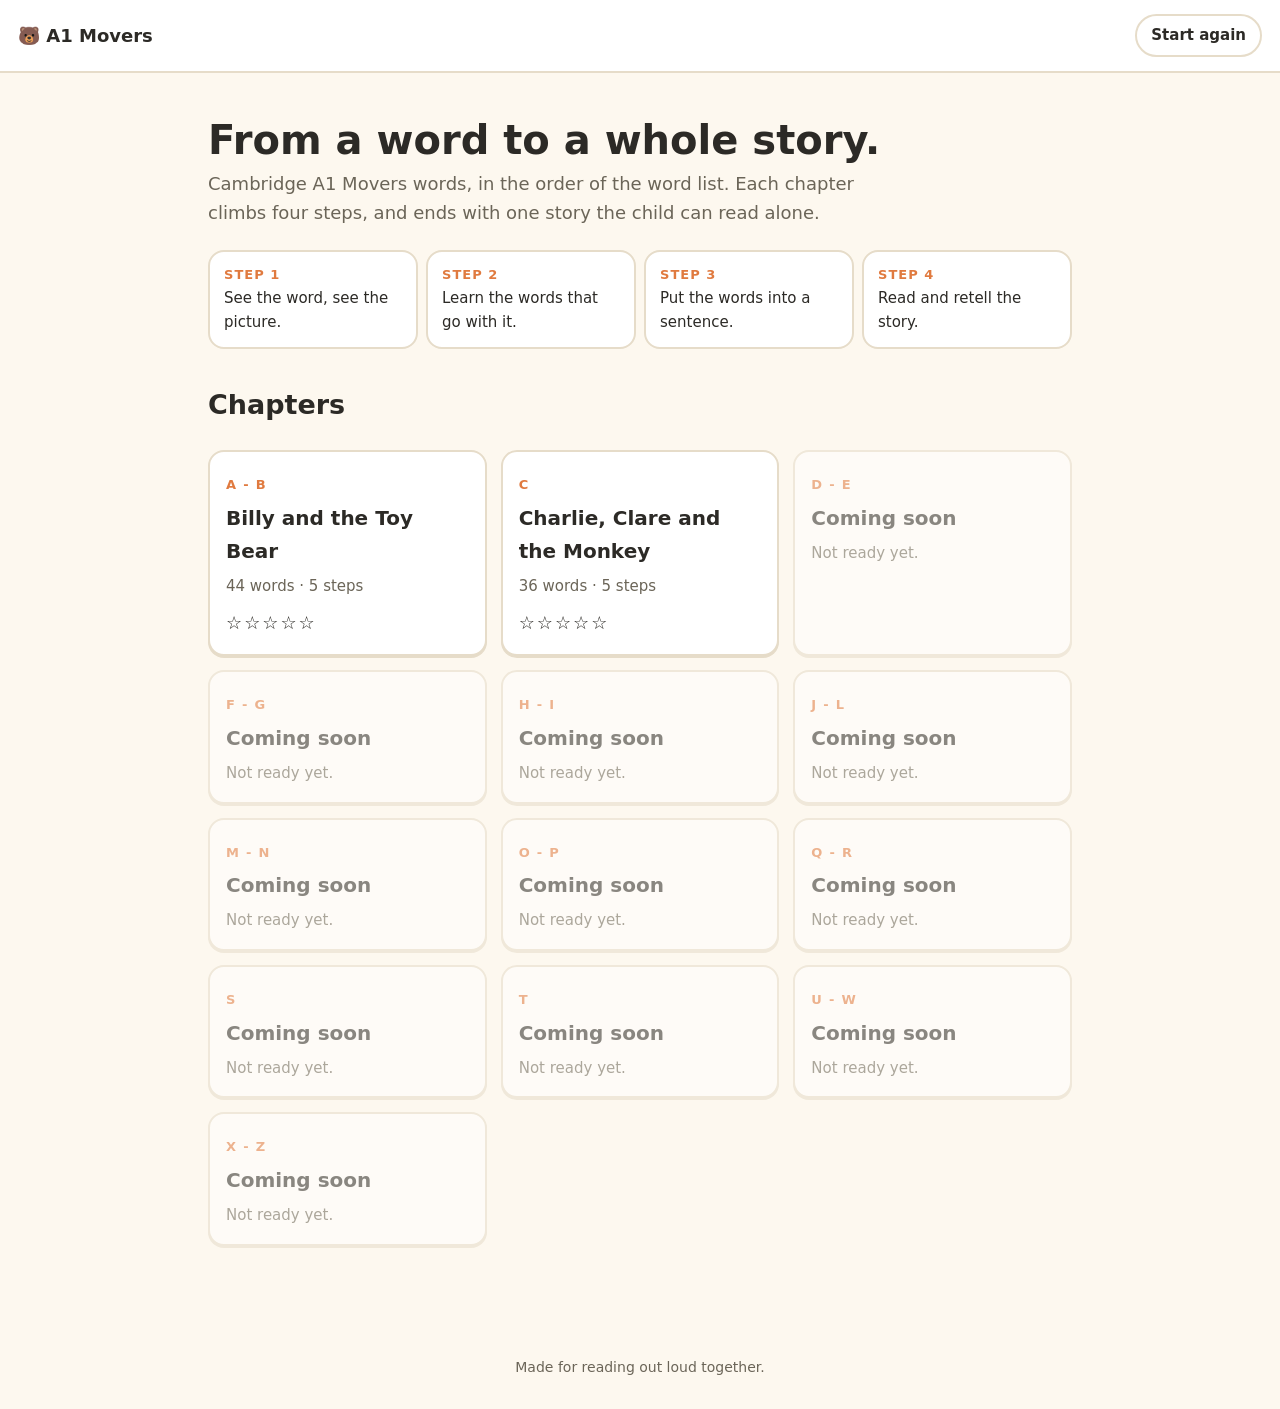
<file: index.html>
<!doctype html>
<html lang="en">
<head>
<meta charset="utf-8">
<meta name="viewport" content="width=device-width, initial-scale=1">
<title>A1 Movers - Word to Story</title>
<meta name="description" content="Interactive Cambridge A1 Movers practice: words, chunks, sentences and stories.">
<link rel="stylesheet" href="assets/css/style.css">
<link rel="icon" href="data:image/svg+xml,<svg xmlns='http://www.w3.org/2000/svg' viewBox='0 0 32 32'><text y='26' font-size='26'>🐻</text></svg>">
</head>
<body>
<header class="topbar">
  <a class="home" href="index.html">🐻 A1 Movers</a>
  <span class="spacer"></span>
  <button class="pill" id="resetAll" type="button">Start again</button>
</header>

<main class="wrap">
  <section class="hero">
    <h1>From a word to a whole story.</h1>
    <p>Cambridge A1 Movers words, in the order of the word list. Each chapter climbs four steps, and ends with one story the child can read alone.</p>
    <div class="ladder">
      <div><b>Step 1</b>See the word, see the picture.</div>
      <div><b>Step 2</b>Learn the words that go with it.</div>
      <div><b>Step 3</b>Put the words into a sentence.</div>
      <div><b>Step 4</b>Read and retell the story.</div>
    </div>
  </section>

  <h2>Chapters</h2>
  <div class="grid" id="chapters">Loading…</div>
</main>

<footer>Made for reading out loud together.</footer>
<script type="module" src="assets/js/home.js"></script>
</body>
</html>
</file>
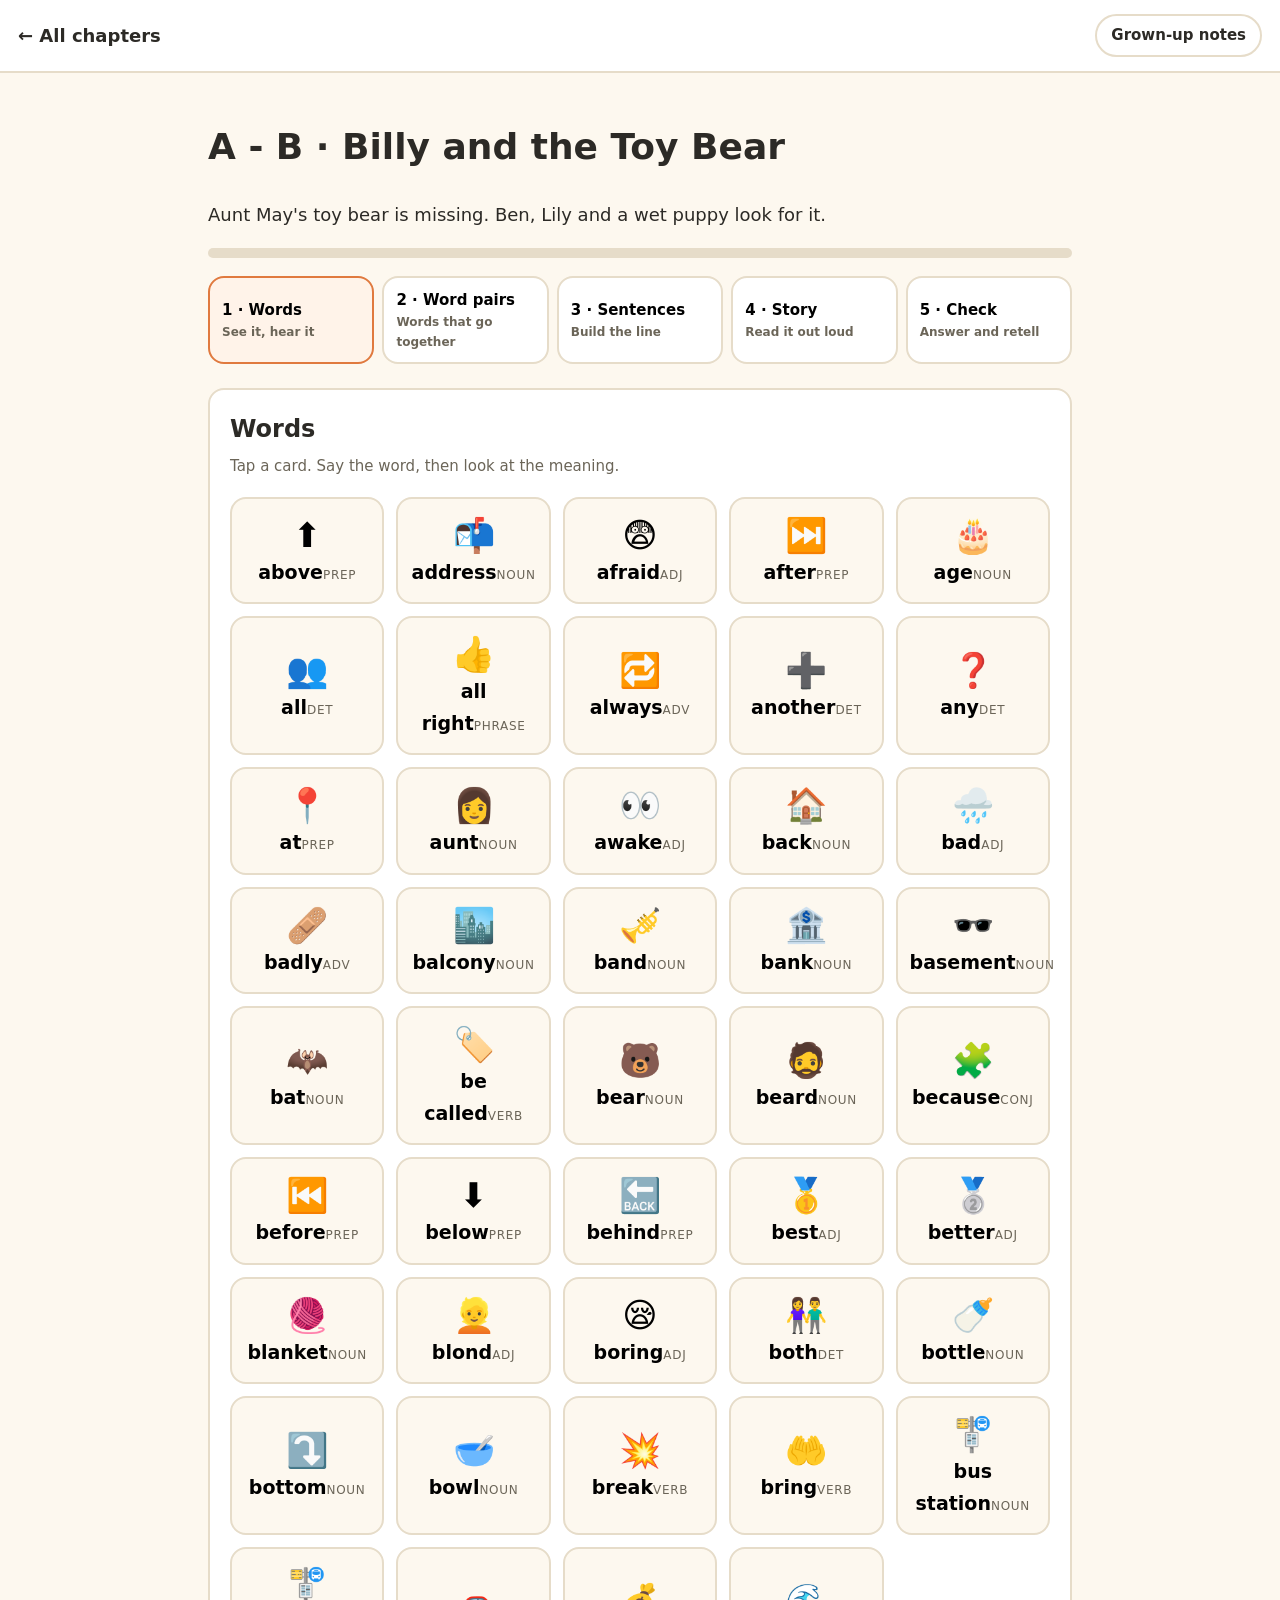
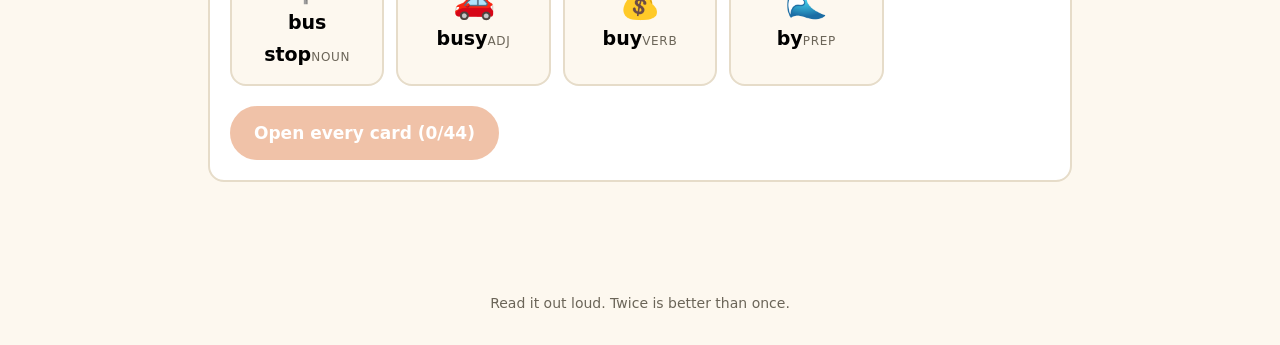
<file: chapter.html>
<!doctype html>
<html lang="en">
<head>
<meta charset="utf-8">
<meta name="viewport" content="width=device-width, initial-scale=1">
<title>A1 Movers - Chapter</title>
<link rel="stylesheet" href="assets/css/style.css">
<link rel="icon" href="data:image/svg+xml,<svg xmlns='http://www.w3.org/2000/svg' viewBox='0 0 32 32'><text y='26' font-size='26'>🐻</text></svg>">
</head>
<body>
<header class="topbar">
  <a class="home" href="index.html">← All chapters</a>
  <span class="spacer"></span>
  <button class="pill" id="parentBtn" type="button" aria-pressed="false">Grown-up notes</button>
</header>

<main class="wrap">
  <h1 id="chTitle">…</h1>
  <p class="hint" id="chBlurb"></p>
  <div class="progressbar"><i id="bar"></i></div>

  <nav class="stages" id="stages" aria-label="Steps"></nav>
  <section class="panel" id="panel"></section>

  <aside class="notes" id="notes" hidden></aside>
</main>

<footer>Read it out loud. Twice is better than once.</footer>
<script type="module" src="assets/js/chapter.js"></script>
</body>
</html>
</file>
<file: assets/css/style.css>
/* A1 Movers - interactive learning. Tablet first, big type, high contrast. */
:root {
  --paper: #fdf8ef;
  --card: #ffffff;
  --ink: #2c2a26;
  --ink-soft: #6b6558;
  --line: #e6dcc9;
  --brand: #e07a3f;
  --brand-dark: #c05f28;
  --good: #3f8f5f;
  --good-soft: #e4f3e9;
  --bad: #c0503f;
  --bad-soft: #fbe6e2;
  --sky: #3f7fa8;
  --sky-soft: #e5f0f6;
  --radius: 16px;
  --shadow: 0 2px 0 var(--line);
  color-scheme: light;
}

* { box-sizing: border-box; }

body {
  margin: 0;
  background: var(--paper);
  color: var(--ink);
  font: 18px/1.65 "Nunito", "Segoe UI", system-ui, -apple-system, sans-serif;
  -webkit-text-size-adjust: 100%;
}

.wrap { max-width: 900px; margin: 0 auto; padding: 20px 18px 80px; }

a { color: var(--brand-dark); }

/* ---------- top bar ---------- */
.topbar {
  display: flex; align-items: center; gap: 12px; flex-wrap: wrap;
  padding: 14px 18px; background: var(--card); border-bottom: 2px solid var(--line);
  position: sticky; top: 0; z-index: 20;
}
.topbar .home { font-weight: 800; text-decoration: none; color: var(--ink); font-size: 18px; }
.topbar .spacer { flex: 1; }

.pill {
  border: 2px solid var(--line); background: var(--card); color: var(--ink);
  border-radius: 999px; padding: 7px 14px; font: inherit; font-size: 15px; font-weight: 700;
  cursor: pointer;
}
.pill:hover { border-color: var(--brand); }
.pill[aria-pressed="true"] { background: var(--sky-soft); border-color: var(--sky); color: var(--sky); }

/* ---------- hero ---------- */
.hero h1 { font-size: clamp(28px, 6vw, 40px); margin: 24px 0 6px; line-height: 1.15; }
.hero p { color: var(--ink-soft); margin: 0 0 8px; max-width: 60ch; }

.ladder { display: grid; gap: 8px; grid-template-columns: repeat(auto-fit, minmax(180px, 1fr)); margin: 22px 0 34px; }
.ladder div {
  background: var(--card); border: 2px solid var(--line); border-radius: var(--radius);
  padding: 12px 14px; font-size: 15px;
}
.ladder b { display: block; font-size: 13px; letter-spacing: .08em; text-transform: uppercase; color: var(--brand); }

/* ---------- chapter grid ---------- */
.grid { display: grid; gap: 14px; grid-template-columns: repeat(auto-fill, minmax(250px, 1fr)); }
.chap {
  display: block; text-decoration: none; color: inherit; background: var(--card);
  border: 2px solid var(--line); border-radius: var(--radius); padding: 16px; box-shadow: var(--shadow);
}
.chap:hover { border-color: var(--brand); transform: translateY(-2px); transition: .15s; }
.chap .letters { font-size: 13px; font-weight: 800; letter-spacing: .1em; color: var(--brand); }
.chap h3 { margin: 4px 0 6px; font-size: 20px; }
.chap p { margin: 0; color: var(--ink-soft); font-size: 15px; }
.chap.locked { opacity: .55; pointer-events: none; }
.chap .stars { margin-top: 10px; font-size: 18px; letter-spacing: 2px; }

/* ---------- stage nav ---------- */
.stages { display: flex; gap: 8px; flex-wrap: wrap; margin: 18px 0 24px; }
.stages button {
  flex: 1 1 140px; border: 2px solid var(--line); background: var(--card); border-radius: var(--radius);
  padding: 10px 12px; font: inherit; font-size: 15px; font-weight: 700; cursor: pointer; text-align: left;
}
.stages button small { display: block; font-weight: 600; font-size: 12px; color: var(--ink-soft); }
.stages button[aria-current="true"] { border-color: var(--brand); background: #fff3e9; }
.stages button.done { border-color: var(--good); }
.stages button.done small::after { content: "  ✓"; color: var(--good); }

.panel { background: var(--card); border: 2px solid var(--line); border-radius: var(--radius); padding: 20px; }
.panel h2 { margin: 0 0 4px; font-size: 24px; }
.panel .hint { margin: 0 0 18px; color: var(--ink-soft); font-size: 15px; }

/* ---------- stage 1: word wall ---------- */
.words { display: grid; gap: 12px; grid-template-columns: repeat(auto-fill, minmax(150px, 1fr)); }
.wordcard {
  border: 2px solid var(--line); border-radius: var(--radius); background: var(--paper);
  padding: 14px 12px; text-align: center; cursor: pointer; font: inherit;
}
.wordcard:hover { border-color: var(--brand); }
.wordcard .emoji { font-size: 34px; display: block; line-height: 1.3; }
.wordcard .w { font-weight: 800; font-size: 19px; }
.wordcard .pos { font-size: 12px; color: var(--ink-soft); text-transform: uppercase; letter-spacing: .06em; }
.wordcard .def, .wordcard .eg { display: none; }
.wordcard.open { background: var(--sky-soft); border-color: var(--sky); }
.wordcard.open .def { display: block; font-size: 15px; margin-top: 6px; }
.wordcard.open .eg { display: block; font-size: 14px; color: var(--ink-soft); font-style: italic; margin-top: 4px; }
.wordcard { position: relative; }
.wordcard.seen::after {
  content: "✓"; position: absolute; top: 6px; right: 9px;
  font-size: 13px; font-weight: 800; color: var(--good);
}

/* ---------- stage 2: chunks ---------- */
.chunkboard { display: grid; gap: 18px; grid-template-columns: 1fr 1fr; }
.chunkcol { display: grid; gap: 10px; align-content: start; }
.chunk {
  border: 2px solid var(--line); background: var(--paper); border-radius: 12px; padding: 12px 14px;
  font: inherit; font-size: 17px; cursor: pointer; text-align: left;
}
.chunk:hover { border-color: var(--brand); }
.chunk[aria-pressed="true"] { background: #fff3e9; border-color: var(--brand); }
.chunk.matched { background: var(--good-soft); border-color: var(--good); color: var(--good); cursor: default; }
.chunk.wrong { background: var(--bad-soft); border-color: var(--bad); }

/* ---------- stage 3: sentence builder ---------- */
.drop {
  min-height: 62px; border: 2px dashed var(--line); border-radius: 12px; padding: 10px;
  display: flex; flex-wrap: wrap; gap: 8px; align-content: flex-start; background: var(--paper);
}
.drop.ok { border-style: solid; border-color: var(--good); background: var(--good-soft); }
.bank { display: flex; flex-wrap: wrap; gap: 8px; margin-top: 14px; }
.tok {
  border: 2px solid var(--line); background: var(--card); border-radius: 10px; padding: 8px 12px;
  font: inherit; font-size: 17px; cursor: pointer;
}
.tok:hover { border-color: var(--brand); }
.counter { font-size: 14px; color: var(--ink-soft); margin-bottom: 8px; }

/* ---------- stage 4: story ---------- */
.story p { font-size: 20px; line-height: 1.9; margin: 0 0 14px; }
.story .tw {
  font-weight: 800; color: var(--brand-dark); border-bottom: 2px solid #f2c6a4;
  cursor: pointer; padding: 0 1px;
}
.story .tw:hover, .story .tw.speaking { background: #fff3e9; }
.story .tw.hide { color: transparent; background: #f2e3cf; border-radius: 4px; }

/* ---------- stage 5: quiz + retell ---------- */
.q { margin-bottom: 22px; }
.q p { font-weight: 700; margin: 0 0 8px; font-size: 19px; }
.opts { display: grid; gap: 8px; }
.opt {
  border: 2px solid var(--line); background: var(--paper); border-radius: 12px; padding: 11px 14px;
  font: inherit; font-size: 17px; text-align: left; cursor: pointer;
}
.opt:hover { border-color: var(--brand); }
.opt.right { background: var(--good-soft); border-color: var(--good); }
.opt.wrongpick { background: var(--bad-soft); border-color: var(--bad); }

.retell { display: grid; gap: 8px; margin-top: 8px; }
.retell .tok { text-align: left; }

/* ---------- shared ---------- */
.rowbtns { display: flex; gap: 10px; flex-wrap: wrap; margin-top: 20px; }
.btn {
  border: 2px solid var(--brand); background: var(--brand); color: #fff; border-radius: 999px;
  padding: 11px 22px; font: inherit; font-weight: 800; font-size: 17px; cursor: pointer;
}
.btn:hover { background: var(--brand-dark); border-color: var(--brand-dark); }
.btn.ghost { background: transparent; color: var(--brand-dark); }
.btn:disabled { opacity: .45; cursor: not-allowed; }

.flash { margin-top: 14px; font-weight: 700; }
.flash.ok { color: var(--good); }
.flash.no { color: var(--bad); }

.notes { margin-top: 22px; border: 2px solid var(--sky); background: var(--sky-soft); border-radius: var(--radius); padding: 16px 18px; }
.notes h3 { margin: 0 0 8px; font-size: 17px; color: var(--sky); }
.notes ul { margin: 0 0 14px; padding-left: 20px; font-size: 16px; }
.notes li { margin-bottom: 5px; }
.notes[hidden] { display: none; }

.progressbar { height: 10px; border-radius: 999px; background: var(--line); overflow: hidden; margin: 4px 0 0; }
.progressbar i { display: block; height: 100%; background: var(--good); width: 0; transition: width .3s; }

footer { text-align: center; color: var(--ink-soft); font-size: 14px; padding: 30px 16px; }

@media (max-width: 560px) {
  .chunkboard { grid-template-columns: 1fr; }
  .story p { font-size: 19px; }
}
</file>
